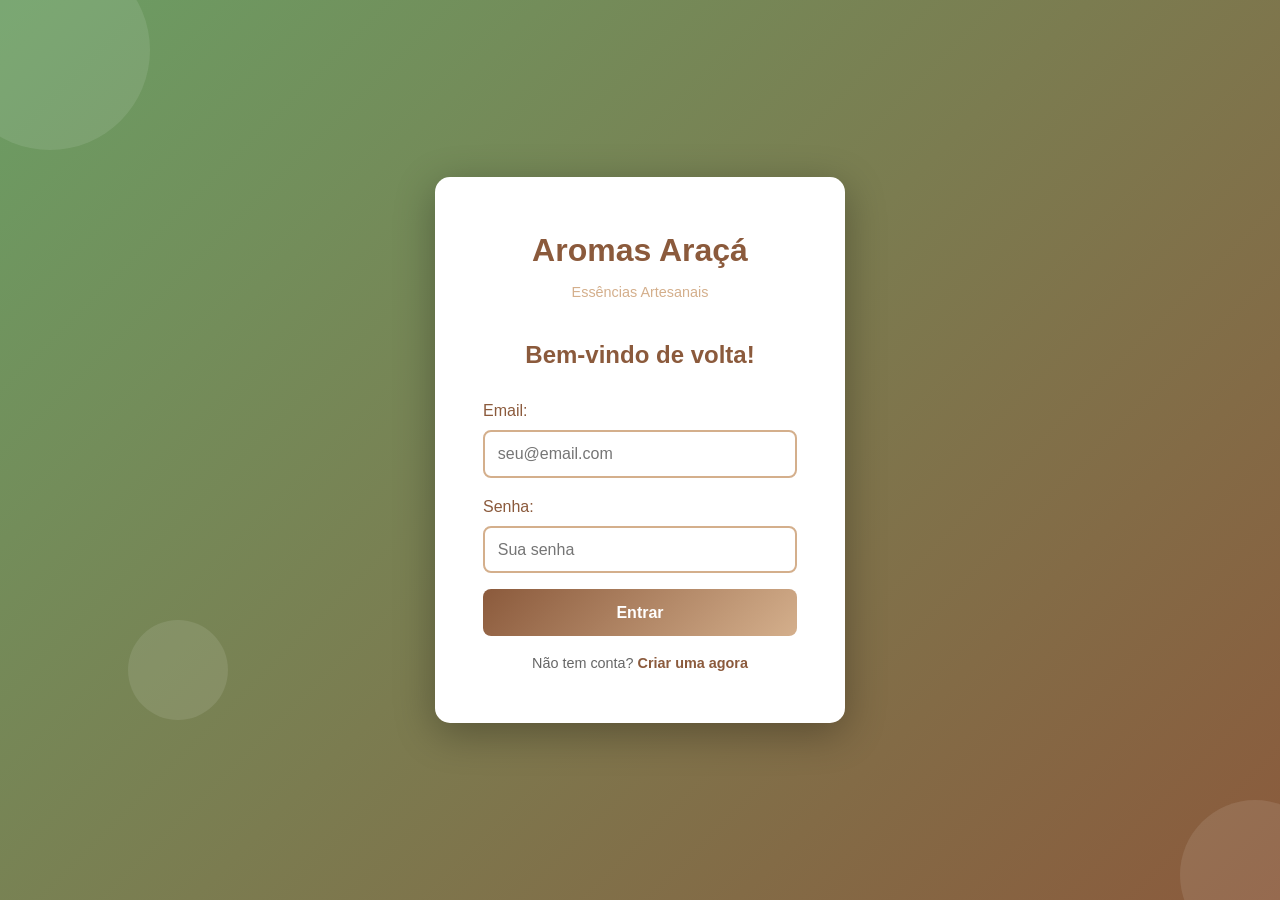
<file: login.html>
<!doctype html>
<html lang="pt-BR">
  <head>
    <meta charset="UTF-8" />
    <meta name="viewport" content="width=device-width, initial-scale=1.0" />
    <title>Aromas Araçá - Login</title>
    <link rel="icon" type="image/x-icon" href="Assets/Aromas-Araçá-logo.ico" />
    <link rel="stylesheet" href="style.css" />
  </head>
  <body class="body-login">
    <div class="login-container">
      <div class="login-box">
        <div class="login-header">
          <h1>Aromas Araçá</h1>
          <p>Essências Artesanais</p>
        </div>

        <!-- Formulário de Login -->
        <form id="login-form" class="auth-form ativo">
          <h2>Bem-vindo de volta!</h2>

          <div class="form-group">
            <label for="login-email">Email:</label>
            <input
              type="email"
              id="login-email"
              placeholder="seu@email.com"
              required
            />
          </div>

          <div class="form-group">
            <label for="login-senha">Senha:</label>
            <input
              type="password"
              id="login-senha"
              placeholder="Sua senha"
              required
            />
          </div>

          <button type="submit" class="btn-auth">Entrar</button>

          <p class="toggle-form">
            Não tem conta?
            <a href="#" onclick="toggleForm(event)">Criar uma agora</a>
          </p>
        </form>

        <!-- Formulário de Registro -->
        <form id="registro-form" class="auth-form">
          <h2>Crie sua conta</h2>

          <div class="form-group">
            <label for="registro-nome">Nome Completo:</label>
            <input
              type="text"
              id="registro-nome"
              placeholder="Seu nome"
              required
            />
          </div>

          <div class="form-group">
            <label for="registro-email">Email:</label>
            <input
              type="email"
              id="registro-email"
              placeholder="seu@email.com"
              required
            />
          </div>

          <div class="form-group">
            <label for="registro-senha">Senha:</label>
            <input
              type="password"
              id="registro-senha"
              placeholder="Crie uma senha"
              required
            />
          </div>

          <div class="form-group">
            <label for="registro-confirmar">Confirmar Senha:</label>
            <input
              type="password"
              id="registro-confirmar"
              placeholder="Confirme a senha"
              required
            />
          </div>

          <button type="submit" class="btn-auth">Criar Conta</button>

          <p class="toggle-form">
            Já tem conta?
            <a href="#" onclick="toggleForm(event)">Entrar aqui</a>
          </p>
        </form>

        <!-- Mensagem de erro -->
        <div id="erro-mensagem" class="erro-mensagem"></div>
      </div>

      <div class="login-background">
        <div class="bubble bubble-1"></div>
        <div class="bubble bubble-2"></div>
        <div class="bubble bubble-3"></div>
      </div>
    </div>

    <script src="auth.js"></script>
  </body>
</html>
</file>
<file: style.css>
* {
  margin: 0;
  padding: 0;
  box-sizing: border-box;
}

:root {
  --cor-primaria: #8b5a3c;
  --cor-secundaria: #d4af8c;
  --cor-destaque: #6b9e64;
  --cor-fundo: #f5f1ed;
  --cor-texto: #333;
  --cor-branco: #ffffff;
}

body {
  font-family: 'Segoe UI', Tahoma, Geneva, Verdana, sans-serif;
  background-color: var(--cor-fundo);
  color: var(--cor-texto);
  line-height: 1.6;
}

.container {
  max-width: 1200px;
  margin: 0 auto;
  padding: 0 20px;
}

/* Header */
.header {
  background: linear-gradient(
    135deg,
    var(--cor-primaria),
    var(--cor-secundaria)
  );
  color: var(--cor-branco);
  padding: 1rem 0;
  position: sticky;
  top: 0;
  box-shadow: 0 2px 10px rgba(0, 0, 0, 0.1);
  z-index: 100;
}

.header .container {
  display: flex;
  justify-content: space-between;
  align-items: center;
}

.logo {
  display: flex;
  align-items: center;
  gap: 10px;
}

.logo h1 {
  font-size: 1.8rem;
  font-weight: bold;
}

.logo p {
  font-size: 0.9rem;
  opacity: 0.9;
}

.nav ul {
  display: flex;
  list-style: none;
  gap: 2rem;
}

.nav a {
  color: var(--cor-branco);
  text-decoration: none;
  transition: 0.3s;
}

.nav a:hover {
  opacity: 0.7;
  text-decoration: underline;
}

.carrinho-btn {
  background-color: var(--cor-destaque);
  color: var(--cor-branco);
  border: none;
  padding: 0.7rem 1.5rem;
  border-radius: 25px;
  cursor: pointer;
  font-weight: bold;
  transition: 0.3s;
}

.carrinho-btn:hover {
  background-color: #558b4a;
  transform: scale(1.05);
}

/* Hero Section */
.hero {
  background: linear-gradient(135deg, var(--cor-destaque), var(--cor-primaria));
  color: var(--cor-branco);
  padding: 100px 20px;
  text-align: center;
}

.hero-content h2 {
  font-size: 2.5rem;
  margin-bottom: 1rem;
}

.hero-content p {
  font-size: 1.2rem;
  margin-bottom: 2rem;
  opacity: 0.9;
}

.btn-principal {
  background-color: var(--cor-secundaria);
  color: var(--cor-primaria);
  border: none;
  padding: 1rem 2.5rem;
  font-size: 1rem;
  border-radius: 30px;
  cursor: pointer;
  font-weight: bold;
  transition: 0.3s;
}

.btn-principal:hover {
  background-color: #e8c5a7;
  transform: translateY(-3px);
  box-shadow: 0 5px 15px rgba(0, 0, 0, 0.2);
}

/* Produtos */
.produtos {
  padding: 60px 20px;
  background-color: var(--cor-branco);
}

.titulo-secao {
  text-align: center;
  font-size: 2rem;
  margin-bottom: 3rem;
  color: var(--cor-primaria);
}

.grid-produtos {
  display: grid;
  grid-template-columns: repeat(auto-fit, minmax(280px, 1fr));
  gap: 2rem;
}

.produto-card {
  background: var(--cor-branco);
  border: 2px solid var(--cor-secundaria);
  border-radius: 10px;
  overflow: hidden;
  transition: 0.3s;
  box-shadow: 0 4px 6px rgba(0, 0, 0, 0.1);
}

.produto-card:hover {
  transform: translateY(-5px);
  box-shadow: 0 8px 15px rgba(0, 0, 0, 0.2);
}

.produto-imagem-real {
  width: 100%;
  height: 450px;
  object-fit: cover;
  display: block;
}

.produto-imagem-placeholder {
  width: 100%;
  height: 200px;
  background: linear-gradient(
    135deg,
    var(--cor-secundaria),
    var(--cor-destaque)
  );
  display: flex;
  align-items: center;
  justify-content: center;
  color: var(--cor-branco);
  font-size: 0.9rem;
  font-style: italic;
}

.produto-info {
  padding: 1.5rem;
}

.produto-info h3 {
  color: var(--cor-primaria);
  margin-bottom: 0.5rem;
}

.produto-descricao {
  font-size: 0.9rem;
  color: #666;
  margin-bottom: 1rem;
}

.produto-preco {
  font-size: 1.5rem;
  color: var(--cor-destaque);
  font-weight: bold;
  margin-bottom: 1rem;
}

.btn-adicionar {
  width: 100%;
  background-color: var(--cor-primaria);
  color: var(--cor-branco);
  border: none;
  padding: 0.8rem;
  border-radius: 5px;
  cursor: pointer;
  font-weight: bold;
  transition: 0.3s;
}

.btn-adicionar:hover {
  background-color: #6b4423;
}

/* Carrinho Sidebar */
.carrinho-sidebar {
  position: fixed;
  right: -400px;
  top: 0;
  width: 400px;
  height: 100vh;
  background-color: var(--cor-branco);
  box-shadow: -2px 0 10px rgba(0, 0, 0, 0.1);
  z-index: 200;
  transition: right 0.3s;
  display: flex;
  flex-direction: column;
}

.carrinho-sidebar.ativo {
  right: 0;
}

.carrinho-header {
  background: linear-gradient(
    135deg,
    var(--cor-primaria),
    var(--cor-secundaria)
  );
  color: var(--cor-branco);
  padding: 1.5rem;
  display: flex;
  justify-content: space-between;
  align-items: center;
}

.close-btn {
  background: none;
  border: none;
  color: var(--cor-branco);
  font-size: 1.5rem;
  cursor: pointer;
}

.carrinho-items {
  flex: 1;
  overflow-y: auto;
  padding: 1rem;
}

.carrinho-vazio {
  text-align: center;
  color: #999;
  padding: 2rem 0;
}

.carrinho-item {
  background-color: var(--cor-fundo);
  padding: 1rem;
  margin-bottom: 1rem;
  border-radius: 5px;
  border-left: 4px solid var(--cor-destaque);
}

.carrinho-item-nome {
  font-weight: bold;
  color: var(--cor-primaria);
}

.carrinho-item-preco {
  color: var(--cor-destaque);
  margin: 0.5rem 0;
}

.carrinho-item-quantidade {
  display: flex;
  align-items: center;
  gap: 0.5rem;
  margin-top: 0.5rem;
}

.qty-btn {
  background-color: var(--cor-primaria);
  color: var(--cor-branco);
  border: none;
  width: 25px;
  height: 25px;
  border-radius: 50%;
  cursor: pointer;
  font-weight: bold;
}

.qty-btn:hover {
  background-color: #6b4423;
}

.remover-btn {
  background-color: #d32f2f;
  color: var(--cor-branco);
  border: none;
  padding: 0.3rem 0.8rem;
  border-radius: 3px;
  cursor: pointer;
  font-size: 0.8rem;
  margin-top: 0.5rem;
}

.remover-btn:hover {
  background-color: #b71c1c;
}

.carrinho-footer {
  border-top: 2px solid var(--cor-secundaria);
  padding: 1.5rem;
  background-color: var(--cor-fundo);
}

.total {
  display: flex;
  justify-content: space-between;
  margin-bottom: 1rem;
  font-size: 1.2rem;
}

.btn-checkout {
  width: 100%;
  background-color: var(--cor-destaque);
  color: var(--cor-branco);
  border: none;
  padding: 1rem;
  border-radius: 5px;
  cursor: pointer;
  font-weight: bold;
  font-size: 1rem;
  transition: 0.3s;
}

.btn-checkout:hover {
  background-color: #558b4a;
}

/* Overlay */
.overlay {
  position: fixed;
  top: 0;
  left: 0;
  width: 100%;
  height: 100%;
  background-color: rgba(0, 0, 0, 0.5);
  z-index: 150;
  display: none;
}

.overlay.ativo {
  display: block;
}

/* Sobre */
.sobre {
  padding: 60px 20px;
  background-color: var(--cor-branco);
  text-align: center;
}

.sobre p {
  font-size: 1.1rem;
  max-width: 600px;
  margin: 0 auto;
  line-height: 1.8;
}

/* Footer */
.footer {
  background: linear-gradient(
    135deg,
    var(--cor-primaria),
    var(--cor-secundaria)
  );
  color: var(--cor-branco);
  padding: 2rem;
  text-align: center;
}

.footer p {
  margin: 0.5rem 0;
}

/* Login Styles */
.body-login {
  background: linear-gradient(135deg, var(--cor-destaque), var(--cor-primaria));
  display: flex;
  justify-content: center;
  align-items: center;
  min-height: 100vh;
  font-family: 'Segoe UI', Tahoma, Geneva, Verdana, sans-serif;
}

.login-container {
  position: relative;
  width: 100%;
  max-width: 450px;
  padding: 20px;
}

.login-box {
  background: white;
  border-radius: 15px;
  box-shadow: 0 10px 40px rgba(0, 0, 0, 0.3);
  padding: 3rem;
  position: relative;
  z-index: 10;
  animation: slideIn 0.5s ease-out;
}

@keyframes slideIn {
  from {
    transform: translateY(-30px);
    opacity: 0;
  }
  to {
    transform: translateY(0);
    opacity: 1;
  }
}

.login-header {
  text-align: center;
  margin-bottom: 2rem;
}

.login-header h1 {
  color: var(--cor-primaria);
  font-size: 2rem;
  margin-bottom: 0.3rem;
}

.login-header p {
  color: var(--cor-secundaria);
  font-size: 0.9rem;
}

.auth-form {
  display: none;
}

.auth-form.ativo {
  display: block;
  animation: fadeIn 0.3s ease-in;
}

@keyframes fadeIn {
  from {
    opacity: 0;
  }
  to {
    opacity: 1;
  }
}

.auth-form h2 {
  color: var(--cor-primaria);
  margin-bottom: 1.5rem;
  text-align: center;
}

.form-group {
  margin-bottom: 1rem;
}

.form-group label {
  display: block;
  margin-bottom: 0.5rem;
  color: var(--cor-texto);
  font-weight: 500;
}

.form-group input[type='text'],
.form-group input[type='email'],
.form-group input[type='password'] {
  width: 100%;
  padding: 0.8rem;
  border: 2px solid var(--cor-secundaria);
  border-radius: 8px;
  font-size: 1rem;
  transition: 0.3s;
  font-family: inherit;
}

.form-group input[type='text']:focus,
.form-group input[type='email']:focus,
.form-group input[type='password']:focus {
  outline: none;
  border-color: var(--cor-primaria);
  box-shadow: 0 0 8px rgba(139, 90, 60, 0.2);
}

.form-group.checkbox {
  display: flex;
  align-items: center;
  gap: 0.5rem;
}

.form-group.checkbox input[type='checkbox'] {
  width: 20px;
  height: 20px;
  cursor: pointer;
}

.form-group.checkbox label {
  margin: 0;
}

.btn-auth {
  width: 100%;
  padding: 0.9rem;
  background: linear-gradient(
    135deg,
    var(--cor-primaria),
    var(--cor-secundaria)
  );
  color: white;
  border: none;
  border-radius: 8px;
  font-size: 1rem;
  font-weight: bold;
  cursor: pointer;
  transition: 0.3s;
  margin-bottom: 1rem;
}

.btn-auth:hover {
  transform: translateY(-2px);
  box-shadow: 0 5px 15px rgba(139, 90, 60, 0.3);
}

.btn-auth:active {
  transform: translateY(0);
}

.toggle-form {
  text-align: center;
  color: #666;
  font-size: 0.9rem;
}

.toggle-form a {
  color: var(--cor-primaria);
  text-decoration: none;
  font-weight: bold;
  cursor: pointer;
  transition: 0.3s;
}

.toggle-form a:hover {
  color: var(--cor-secundaria);
  text-decoration: underline;
}

.erro-mensagem {
  display: none;
  padding: 1rem;
  margin-top: 1rem;
  background-color: #ffebee;
  border-left: 4px solid #d32f2f;
  border-radius: 5px;
  color: #d32f2f;
  font-weight: 500;
  text-align: center;
}

.login-background {
  position: fixed;
  top: 0;
  left: 0;
  width: 100%;
  height: 100%;
  background: linear-gradient(135deg, var(--cor-destaque), var(--cor-primaria));
  z-index: 1;
}

.bubble {
  position: absolute;
  border-radius: 50%;
  opacity: 0.1;
}

.bubble-1 {
  width: 200px;
  height: 200px;
  background: white;
  top: -50px;
  left: -50px;
  animation: float 8s ease-in-out infinite;
}

.bubble-2 {
  width: 150px;
  height: 150px;
  background: white;
  bottom: -50px;
  right: -50px;
  animation: float 10s ease-in-out infinite;
}

.bubble-3 {
  width: 100px;
  height: 100px;
  background: white;
  bottom: 20%;
  left: 10%;
  animation: float 12s ease-in-out infinite;
}

@keyframes float {
  0%,
  100% {
    transform: translateY(0);
  }
  50% {
    transform: translateY(-30px);
  }
}

/* Botão Logout */
.logout-btn {
  background-color: var(--cor-destaque);
  color: var(--cor-branco);
  border: none;
  padding: 0.7rem 1.5rem;
  border-radius: 25px;
  cursor: pointer;
  font-weight: bold;
  transition: 0.3s;
  margin-right: 1rem;
}

.logout-btn:hover {
  background-color: #558b4a;
  transform: scale(1.05);
}

.logout-texto {
  margin-left: 0.5rem;
  font-size: 0.85rem;
}

/* Botão Admin */
.admin-btn {
  background-color: #ff6b6b;
  color: var(--cor-branco);
  border: none;
  padding: 0.7rem 1.5rem;
  border-radius: 25px;
  cursor: pointer;
  font-weight: bold;
  transition: 0.3s;
  margin-right: 1rem;
}

.admin-btn:hover {
  background-color: #ee5a52;
  transform: scale(1.05);
}

/* Modal Admin */
.modal {
  display: none;
  position: fixed;
  top: 0;
  left: 0;
  width: 100%;
  height: 100%;
  z-index: 300;
  animation: fadeIn 0.3s ease-in;
}

.modal.ativo {
  display: flex;
  justify-content: center;
  align-items: center;
}

.modal-overlay {
  position: fixed;
  top: 0;
  left: 0;
  width: 100%;
  height: 100%;
  background-color: rgba(0, 0, 0, 0.7);
  z-index: 250;
  display: none;
}

.modal-overlay.ativo {
  display: block;
}

.modal-content {
  background: white;
  border-radius: 15px;
  width: 90%;
  max-width: 700px;
  max-height: 80vh;
  overflow-y: auto;
  box-shadow: 0 10px 50px rgba(0, 0, 0, 0.3);
  z-index: 301;
}

.modal-header {
  background: linear-gradient(
    135deg,
    var(--cor-primaria),
    var(--cor-secundaria)
  );
  color: white;
  padding: 1.5rem;
  display: flex;
  justify-content: space-between;
  align-items: center;
  border-radius: 15px 15px 0 0;
}

.modal-header h2 {
  margin: 0;
}

.modal-close {
  background: none;
  border: none;
  color: white;
  font-size: 1.5rem;
  cursor: pointer;
}

.modal-body {
  padding: 2rem;
}

.admin-section {
  margin-bottom: 2rem;
}

.admin-section h3 {
  color: var(--cor-primaria);
  margin-bottom: 1rem;
  border-bottom: 2px solid var(--cor-secundaria);
  padding-bottom: 0.5rem;
}

.form-produto {
  display: flex;
  flex-direction: column;
  gap: 1rem;
  background: var(--cor-fundo);
  padding: 1.5rem;
  border-radius: 10px;
}

.form-row {
  display: grid;
  grid-template-columns: 1fr 1fr;
  gap: 1rem;
}

.form-group {
  display: flex;
  flex-direction: column;
}

.form-group label {
  font-weight: 500;
  color: var(--cor-primaria);
  margin-bottom: 0.4rem;
}

.form-group input {
  padding: 0.7rem;
  border: 2px solid var(--cor-secundaria);
  border-radius: 5px;
  font-family: inherit;
  font-size: 0.9rem;
}

.form-group input:focus {
  outline: none;
  border-color: var(--cor-primaria);
  box-shadow: 0 0 5px rgba(139, 90, 60, 0.2);
}

.btn-adicionar-prod {
  background: linear-gradient(135deg, var(--cor-destaque), #558b4a);
  color: white;
  border: none;
  padding: 0.9rem;
  border-radius: 5px;
  font-weight: bold;
  cursor: pointer;
  transition: 0.3s;
}

.btn-adicionar-prod:hover {
  transform: translateY(-2px);
  box-shadow: 0 5px 15px rgba(0, 0, 0, 0.2);
}

/* Lista de Produtos Admin */
.produtos-admin {
  display: grid;
  grid-template-columns: repeat(auto-fill, minmax(250px, 1fr));
  gap: 1rem;
}

.produto-admin-card {
  background: white;
  border: 2px solid var(--cor-secundaria);
  border-radius: 10px;
  padding: 1rem;
  display: flex;
  flex-direction: column;
  gap: 0.8rem;
}

.produto-admin-imagem {
  width: 100%;
  height: 140px;
  object-fit: cover;
  border-radius: 6px;
}

.produto-admin-imagem-placeholder {
  width: 100%;
  height: 140px;
  border-radius: 6px;
  background: var(--cor-fundo);
  border: 2px dashed var(--cor-secundaria);
  display: flex;
  align-items: center;
  justify-content: center;
  color: #999;
  font-size: 0.85rem;
  font-style: italic;
}

.produto-admin-header {
  display: flex;
  align-items: center;
  gap: 0.8rem;
}

.produto-admin-info h4 {
  margin: 0;
  color: var(--cor-primaria);
}

.produto-admin-info p {
  margin: 0.2rem 0 0 0;
  font-size: 0.85rem;
  color: #666;
}

.produto-admin-preco {
  font-size: 1.2rem;
  color: var(--cor-destaque);
  font-weight: bold;
}

.btn-upload-imagem {
  display: block;
  text-align: center;
  background-color: var(--cor-secundaria);
  color: var(--cor-primaria);
  border: none;
  padding: 0.6rem;
  border-radius: 5px;
  cursor: pointer;
  font-weight: bold;
  font-size: 0.85rem;
  transition: 0.3s;
}

.btn-upload-imagem:hover {
  background-color: #c9a077;
}

.produto-admin-actions {
  display: flex;
  gap: 0.5rem;
}

.btn-editar,
.btn-deletar {
  flex: 1;
  padding: 0.6rem;
  border: none;
  border-radius: 5px;
  cursor: pointer;
  font-weight: bold;
  transition: 0.3s;
}

.btn-editar {
  background-color: #4caf50;
  color: white;
}

.btn-editar:hover {
  background-color: #45a049;
}

.btn-deletar {
  background-color: #ff6b6b;
  color: white;
}

.btn-deletar:hover {
  background-color: #ee5a52;
}

.produtos-vazio {
  text-align: center;
  color: #999;
  padding: 2rem;
  font-style: italic;
}

/* Permissões de contas */
.usuarios-admin {
  display: grid;
  gap: 1rem;
}

.usuario-admin-card {
  background: var(--cor-fundo);
  border: 1px solid var(--cor-secundaria);
  border-radius: 8px;
  padding: 1rem;
}

.usuario-admin-card h4 {
  color: var(--cor-primaria);
  margin-bottom: 0.2rem;
}

.usuario-admin-card p {
  color: #666;
  font-size: 0.9rem;
}

.permissoes-lista {
  display: flex;
  flex-wrap: wrap;
  gap: 1rem;
  margin-top: 0.8rem;
}

.permissao-item {
  display: flex;
  align-items: center;
  gap: 0.4rem;
  color: var(--cor-texto);
  font-size: 0.9rem;
}

.permissoes-bloqueadas {
  color: var(--cor-destaque) !important;
  font-style: italic;
  margin-top: 0.8rem;
}

/* Pedidos / Reservas (admin) */
.pedidos-admin {
  display: grid;
  gap: 1rem;
}

.pedido-admin-card {
  background: var(--cor-fundo);
  border: 1px solid var(--cor-secundaria);
  border-radius: 8px;
  padding: 1rem;
}

.pedido-admin-header {
  display: flex;
  justify-content: space-between;
  align-items: center;
  margin-bottom: 0.6rem;
  padding-bottom: 0.6rem;
  border-bottom: 1px solid var(--cor-secundaria);
}

.pedido-admin-header strong {
  color: var(--cor-primaria);
}

.pedido-admin-header span {
  color: #666;
  font-size: 0.85rem;
}

.pedido-admin-itens {
  list-style: none;
  margin: 0 0 0.8rem 0;
  padding: 0;
}

.pedido-admin-itens li {
  padding: 0.3rem 0;
  font-size: 0.9rem;
  color: var(--cor-texto);
}

.pedido-admin-itens li:not(:last-child) {
  border-bottom: 1px dashed #e0d8ce;
}

.pedido-admin-total {
  font-weight: bold;
  color: var(--cor-destaque);
  text-align: right;
  padding-top: 0.6rem;
  border-top: 1px dashed var(--cor-secundaria);
}

.admin-credenciais {
  color: #777;
  font-size: 0.8rem;
  margin: -0.3rem 0 1rem;
  text-align: center;
}

/* Produtos Vazios - Mensagem */
.produtos-vazios-container {
  grid-column: 1 / -1;
  display: flex;
  justify-content: center;
  align-items: center;
  min-height: 400px;
  padding: 2rem;
}

.produtos-vazios-content {
  text-align: center;
  background: linear-gradient(135deg, var(--cor-fundo), white);
  border: 2px dashed var(--cor-secundaria);
  border-radius: 15px;
  padding: 3rem 2rem;
  max-width: 500px;
}

.produtos-vazios-emoji {
  font-size: 4rem;
  margin-bottom: 1rem;
  animation: bounce 2s ease-in-out infinite;
}

@keyframes bounce {
  0%,
  100% {
    transform: translateY(0);
  }
  50% {
    transform: translateY(-20px);
  }
}

.produtos-vazios-content h3 {
  color: var(--cor-primaria);
  font-size: 1.8rem;
  margin-bottom: 1rem;
}

.produtos-vazios-content p {
  color: #666;
  font-size: 1rem;
  margin-bottom: 1rem;
  line-height: 1.6;
}

.produtos-vazios-subtexto {
  color: var(--cor-secundaria);
  font-size: 0.95rem;
  font-style: italic;
  margin-bottom: 2rem !important;
}

.btn-admin-redirect {
  background: linear-gradient(
    135deg,
    var(--cor-primaria),
    var(--cor-secundaria)
  );
  color: white;
  border: none;
  padding: 1rem 2rem;
  border-radius: 30px;
  font-weight: bold;
  cursor: pointer;
  transition: 0.3s;
  font-size: 1rem;
}

.btn-admin-redirect:hover {
  transform: translateY(-3px);
  box-shadow: 0 5px 15px rgba(139, 90, 60, 0.3);
}

/* Responsivo */
@media (max-width: 768px) {
  .header .container {
    flex-direction: column;
    gap: 1rem;
  }

  .nav ul {
    flex-direction: column;
    gap: 0.5rem;
    text-align: center;
  }

  .hero-content h2 {
    font-size: 1.8rem;
  }

  .carrinho-sidebar {
    width: 100%;
    right: -100%;
  }

  .grid-produtos {
    grid-template-columns: repeat(auto-fit, minmax(200px, 1fr));
    gap: 1rem;
  }

  .login-box {
    padding: 2rem;
  }

  .logout-btn {
    margin-right: 0;
    margin-bottom: 1rem;
  }
}
</file>
